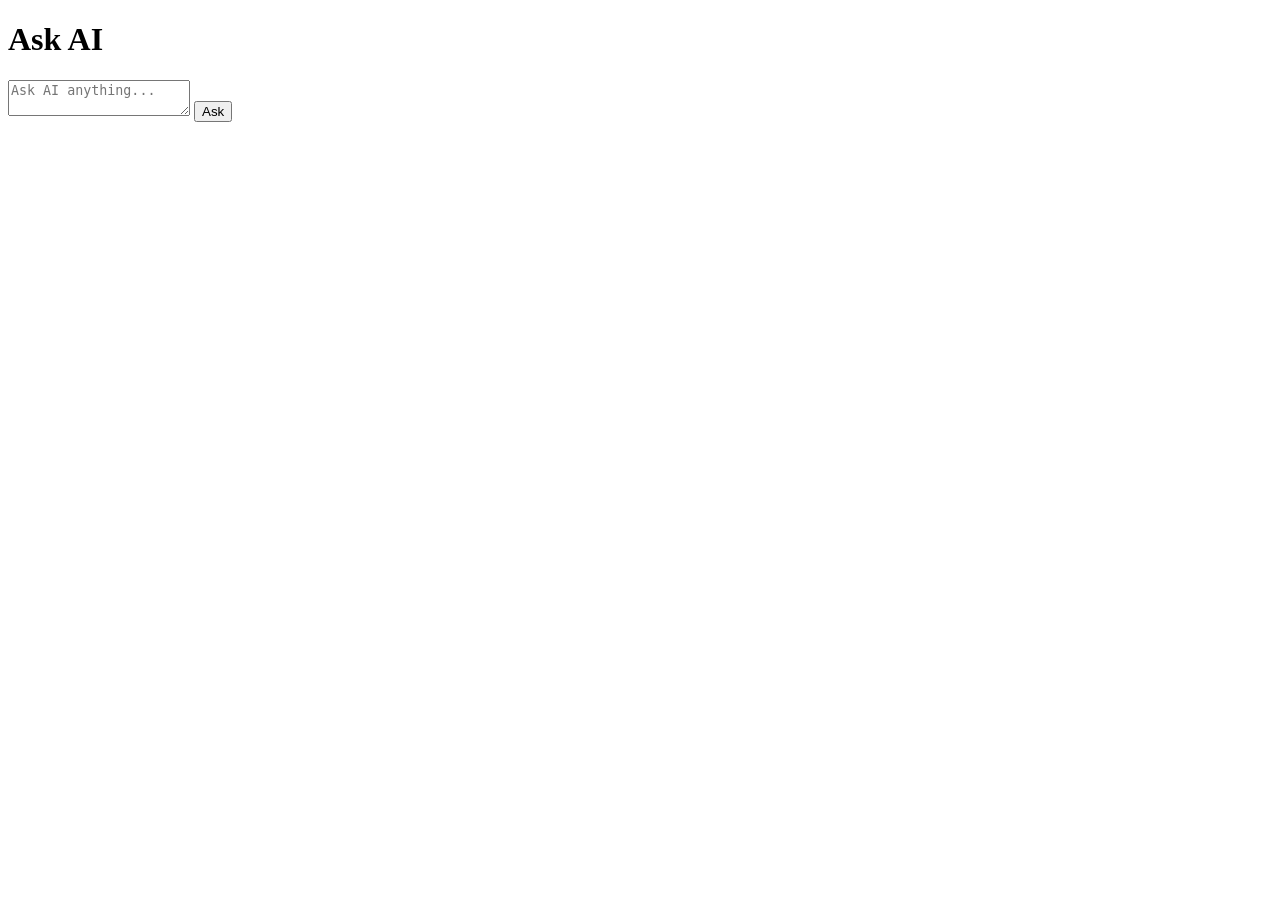
<file: ai-chat.html>
<!DOCTYPE html>
<html lang="en">
<head>
  <meta charset="UTF-8">
  <meta name="viewport" content="width=device-width, initial-scale=1.0">
  <title>Ask AI</title>
</head>
<body>
  <h1>Ask AI</h1>
  <div id="chat"></div>
  <textarea id="prompt" placeholder="Ask AI anything..."></textarea>
  <button id="askBtn">Ask</button>

  <script>
    // This page works only on your vercel.app link. Live Server and GitHub Pages
    // cannot run the function in api/ask.js, so there the Ask button fails.

    // Sends your prompt to your own function at /api/ask. The function adds the
    // key and calls the model, so no key appears anywhere on this page.
    async function askAI(prompt) {
      const response = await fetch('/api/ask', {
        method: 'POST',
        headers: { 'Content-Type': 'application/json' },
        body: JSON.stringify({ prompt })
      });
      if (!response.ok) {
        throw new Error(`Request failed: ${response.status}`);
      }
      const data = await response.json();
      // A model that reasons first puts a reasoning item ahead of the answer,
      // so find the item of type message, then read its text.
      const message = data.output.find(item => item.type === 'message');
      return message.content[0].text;
    }

    const chatEl = document.querySelector('#chat');
    const askBtn = document.querySelector('#askBtn');
    const promptEl = document.querySelector('#prompt');

    // Adds a new question/answer pair to the bottom of the chat and returns
    // the element holding the answer text, so it can be filled in later.
    function addEntry(question) {
      const entry = document.createElement('div');
      entry.className = 'entry';

      const questionEl = document.createElement('p');
      questionEl.className = 'question';
      questionEl.textContent = 'Q: ' + question;

      const answerEl = document.createElement('p');
      answerEl.className = 'answer';
      answerEl.textContent = 'Thinking...';

      entry.append(questionEl, answerEl);
      chatEl.append(entry);
      // Scroll so the newest entry, added at the bottom, is visible.
      entry.scrollIntoView({ block: 'end' });
      return answerEl;
    }

    askBtn.addEventListener('click', async () => {
      const prompt = promptEl.value;
      if (!prompt.trim()) return;
      const answerEl = addEntry(prompt);
      promptEl.value = '';
      // Turn the button off until the answer arrives, so a second click
      // cannot send, and pay for, a second request.
      askBtn.disabled = true;
      try {
        // textContent shows the answer as plain text. innerHTML would run any
        // HTML the model wrote.
        answerEl.textContent = 'A: ' + await askAI(prompt);
      } catch (error) {
        answerEl.textContent = 'Error: ' + error.message;
      } finally {
        // finally runs whether the call worked or failed.
        askBtn.disabled = false;
      }
    });
  </script>
</body>
</html>
</file>
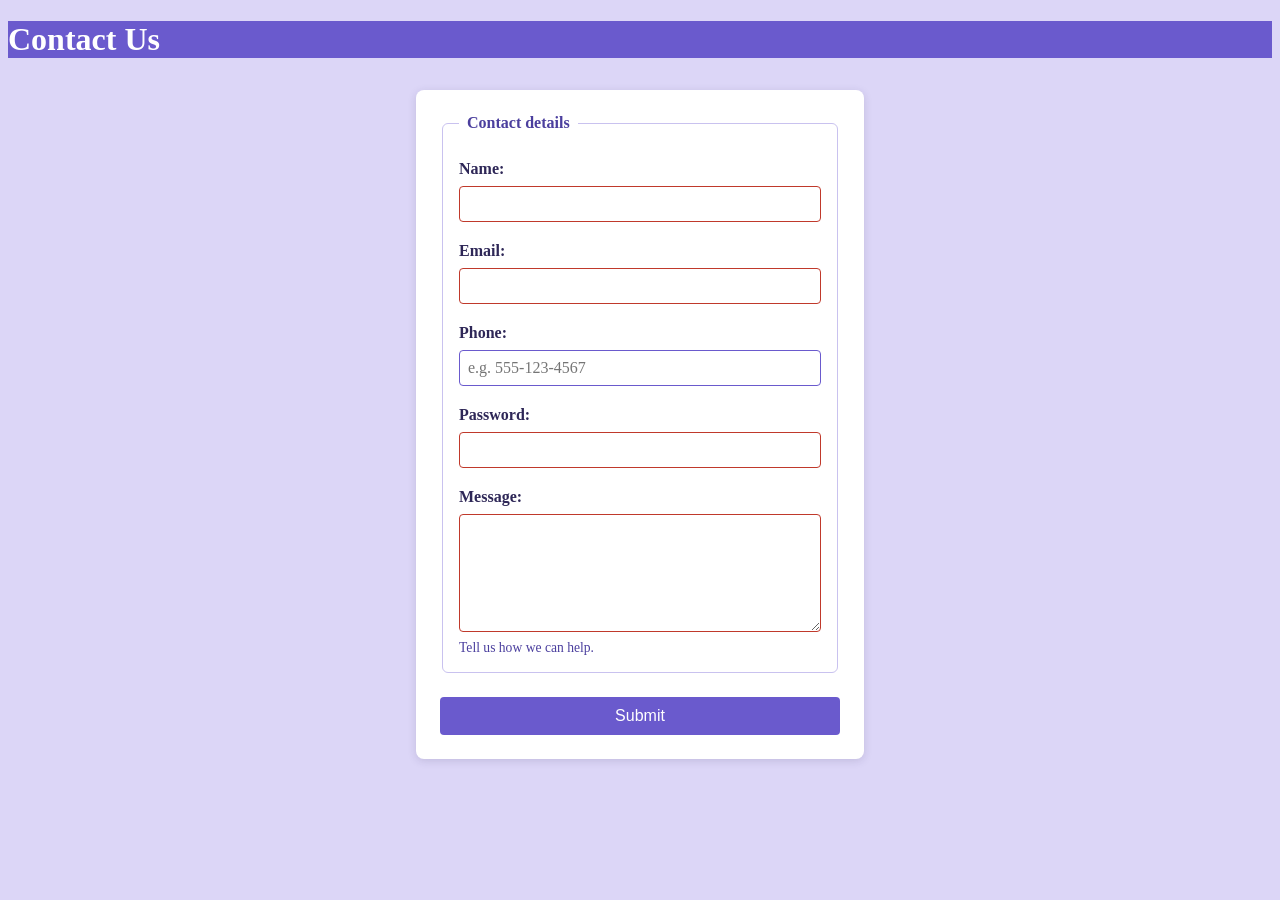
<file: contact.html>
<!DOCTYPE html>
<html lang="en">
<head>
    <meta charset="UTF-8">
    <meta name="viewport" content="width=device-width, initial-scale=1.0">
    <title>Document</title>
    <link rel="stylesheet" href="css/styles.css">
</head>
<body>
    <main>
        <h1>Contact Us</h1>
        <form action="https://oim.zhili.dev/echo/view" method="POST">
            <fieldset>
                <legend>Contact details</legend>

                <label for="username">Name:</label>
                <input type="text" id="username" name="username" required autocomplete="name">

                <label for="email">Email:</label>
                <input type="email" id="email" name="email" required autocomplete="email">

                <label for="phone">Phone:</label>
                <input type="tel" id="phone" name="phone" pattern="[0-9\-\+\s()]*" placeholder="e.g. 555-123-4567" autocomplete="tel">

                <label for="password">Password:</label>
                <input type="password" id="password" name="password" required autocomplete="new-password">

                <label for="message">Message:</label>
                <textarea id="message" name="message" required aria-describedby="message-hint"></textarea>
                <small id="message-hint">Tell us how we can help.</small>
            </fieldset>

            <button type="submit">Submit</button>
        </form>
    </main>
    </body>
</html>
</file>
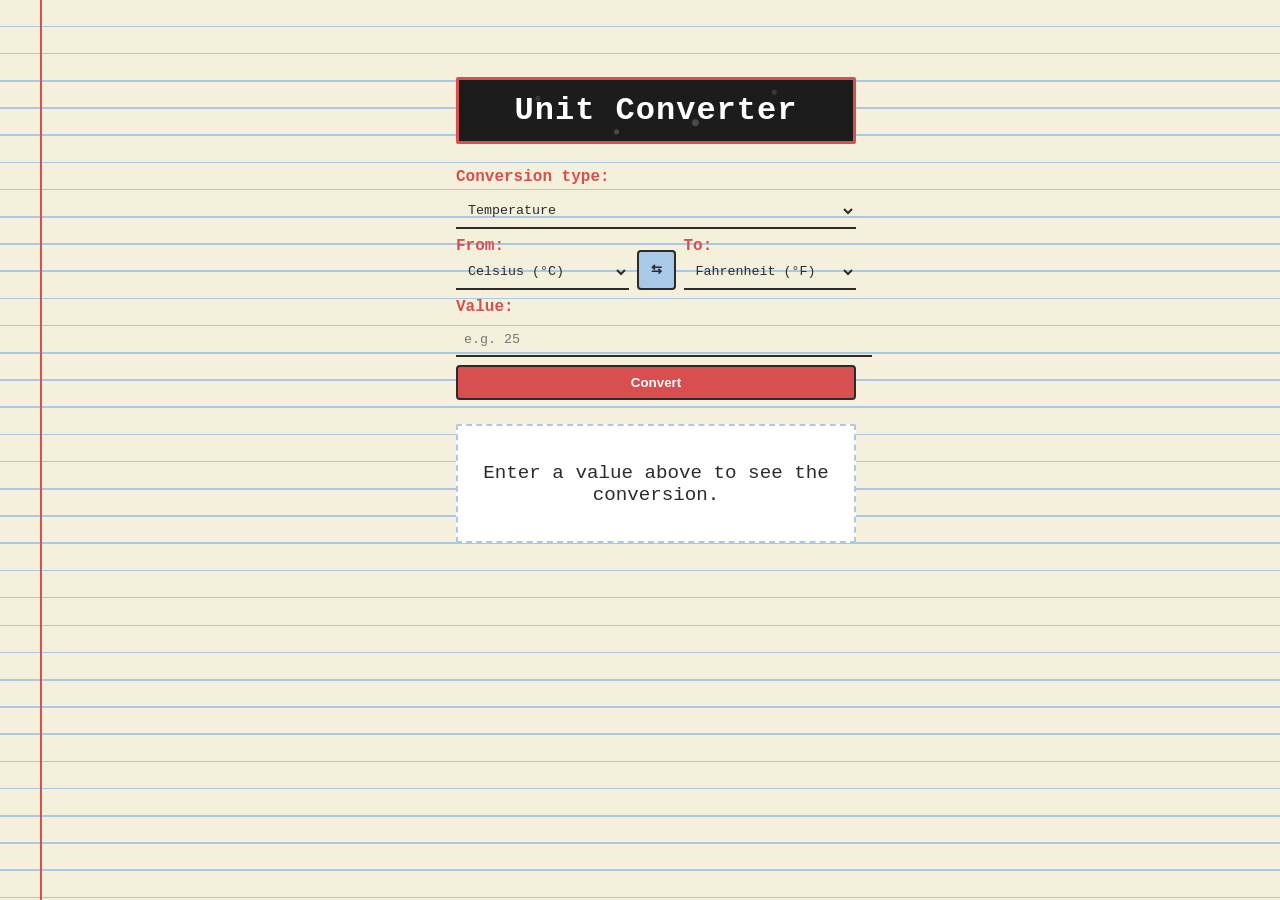
<file: converter.html>
<!DOCTYPE html>
<html lang="en">
<head>
    <meta charset="UTF-8">
    <meta name="viewport" content="width=device-width, initial-scale=1.0">
    <title>Unit Converter</title>
    <link rel="stylesheet" href="css/converter.css">
</head>
<body>
    <main>
        <h1>Unit Converter</h1>

        <form id="converter-form">
            <label for="category-select">Conversion type:</label>
            <select id="category-select" name="category-select"></select>

            <div class="unit-row">
                <div>
                    <label for="from-unit-select">From:</label>
                    <select id="from-unit-select" name="from-unit-select"></select>
                </div>

                <button type="button" id="swap-button" aria-label="Swap units">&#8646;</button>

                <div>
                    <label for="to-unit-select">To:</label>
                    <select id="to-unit-select" name="to-unit-select"></select>
                </div>
            </div>

            <label for="value-input">Value:</label>
            <input type="number" id="value-input" name="value-input" placeholder="e.g. 25" step="any" required>

            <button type="submit">Convert</button>
        </form>

        <section id="result">
            <p id="result-text">Enter a value above to see the conversion.</p>
        </section>
    </main>

    <script src="js/converter.js"></script>
</body>
</html>
</file>
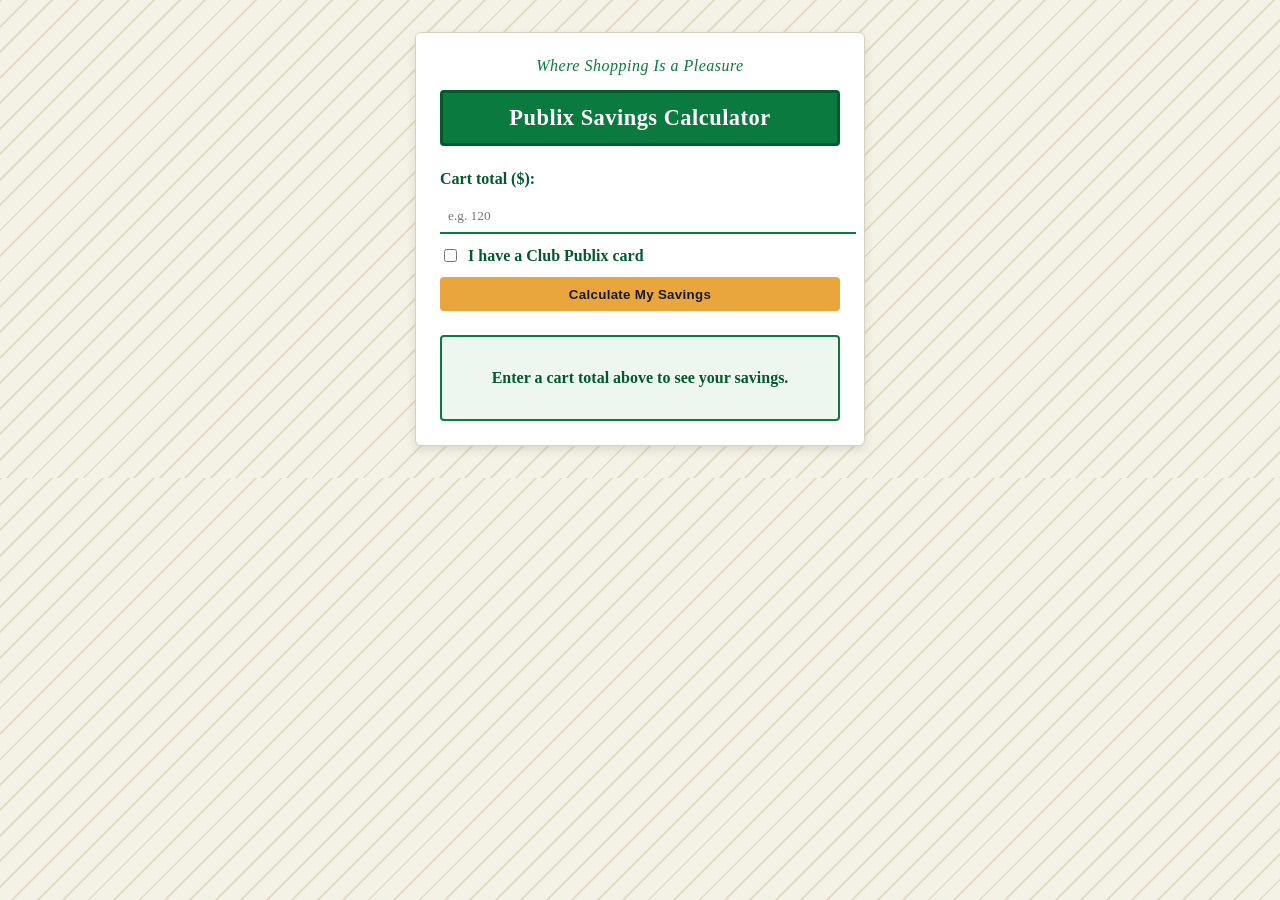
<file: discount.html>
<!DOCTYPE html>
<html lang="en">
<head>
    <meta charset="UTF-8">
    <meta name="viewport" content="width=device-width, initial-scale=1.0">
    <title>Publix Savings Calculator</title>
    <link rel="stylesheet" href="css/discount.css">
</head>
<body>
    <main>
        <p class="tagline">Where Shopping Is a Pleasure</p>
        <h1>Publix Savings Calculator</h1>

        <form id="discount-form">
            <label for="total-input">Cart total ($):</label>
            <input type="number" id="total-input" name="total-input" placeholder="e.g. 120" step="any" min="0" required>

            <label class="checkbox-row" for="member-checkbox">
                <input type="checkbox" id="member-checkbox" name="member-checkbox">
                I have a Club Publix card
            </label>

            <button type="submit">Calculate My Savings</button>
        </form>

        <section id="result">
            <p id="result-text">Enter a cart total above to see your savings.</p>
        </section>
    </main>

    <script src="js/discount.js"></script>
</body>
</html>
</file>
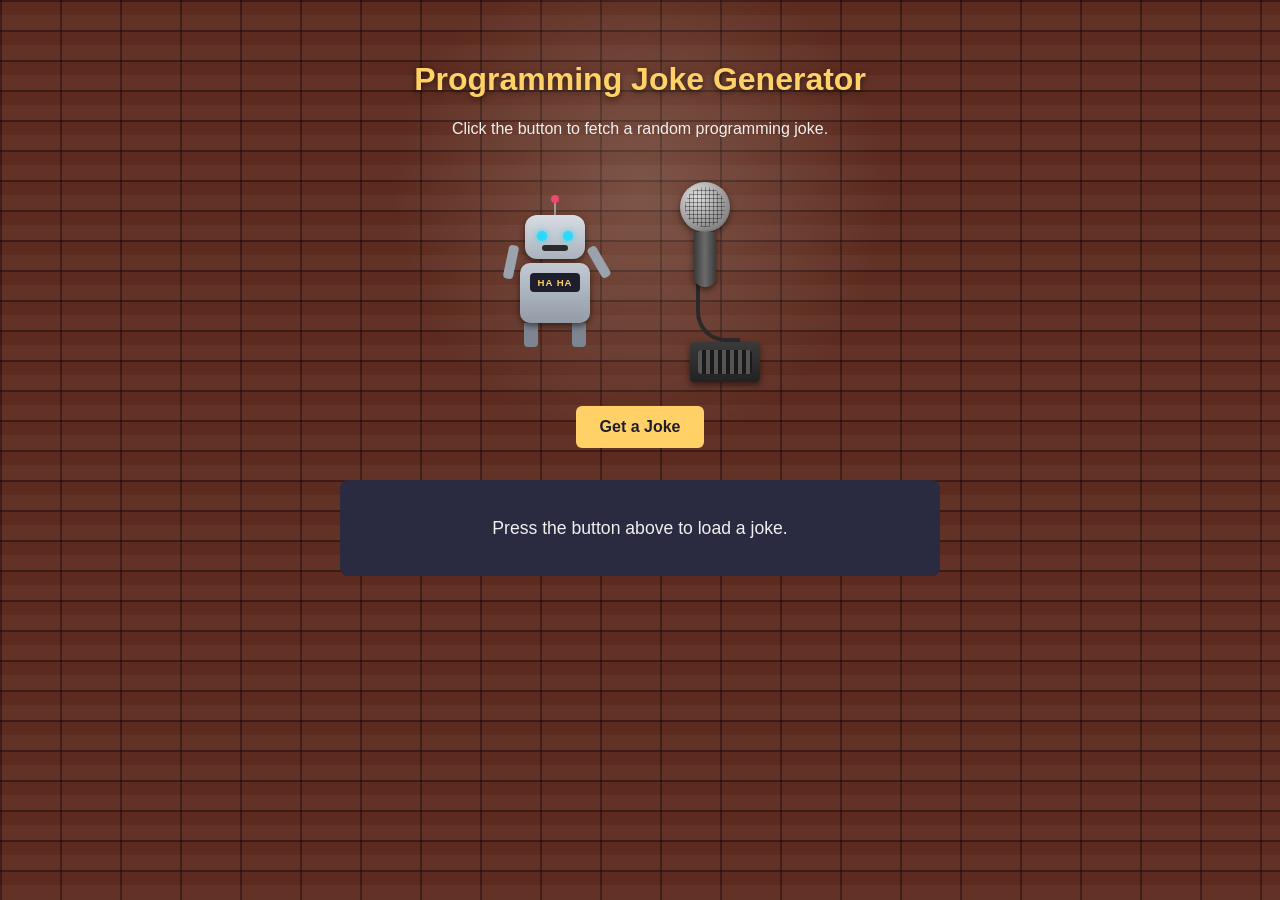
<file: fun-fetch.html>
<!DOCTYPE html>
<html lang="en">
<head>
    <meta charset="UTF-8">
    <meta name="viewport" content="width=device-width, initial-scale=1.0">
    <title>Programming Joke Generator</title>
    <link rel="stylesheet" href="css/fun-fetch.css">
</head>
<body>
    <main>
        <div class="spotlight"></div>

        <h1>Programming Joke Generator</h1>
        <p>Click the button to fetch a random programming joke.</p>

        <div class="stage-scene" aria-hidden="true">
            <div class="robot">
                <div class="robot-antenna-ball"></div>
                <div class="robot-antenna"></div>
                <div class="robot-head">
                    <div class="robot-eye left"></div>
                    <div class="robot-eye right"></div>
                    <div class="robot-mouth"></div>
                </div>
                <div class="robot-arm left"></div>
                <div class="robot-arm right"></div>
                <div class="robot-body">
                    <div class="robot-screen">HA HA</div>
                </div>
                <div class="robot-leg left"></div>
                <div class="robot-leg right"></div>
            </div>

            <div class="mic-cord"></div>

            <div class="mic">
                <div class="mic-head"></div>
                <div class="mic-grille"></div>
                <div class="mic-body"></div>
            </div>

            <div class="floor-amp"></div>
        </div>

        <button type="button" id="joke-button">Get a Joke</button>

        <section id="result">
            <p id="joke-text">Press the button above to load a joke.</p>
        </section>
    </main>

    <script src="js/fun-fetch.js"></script>
</body>
</html>
</file>
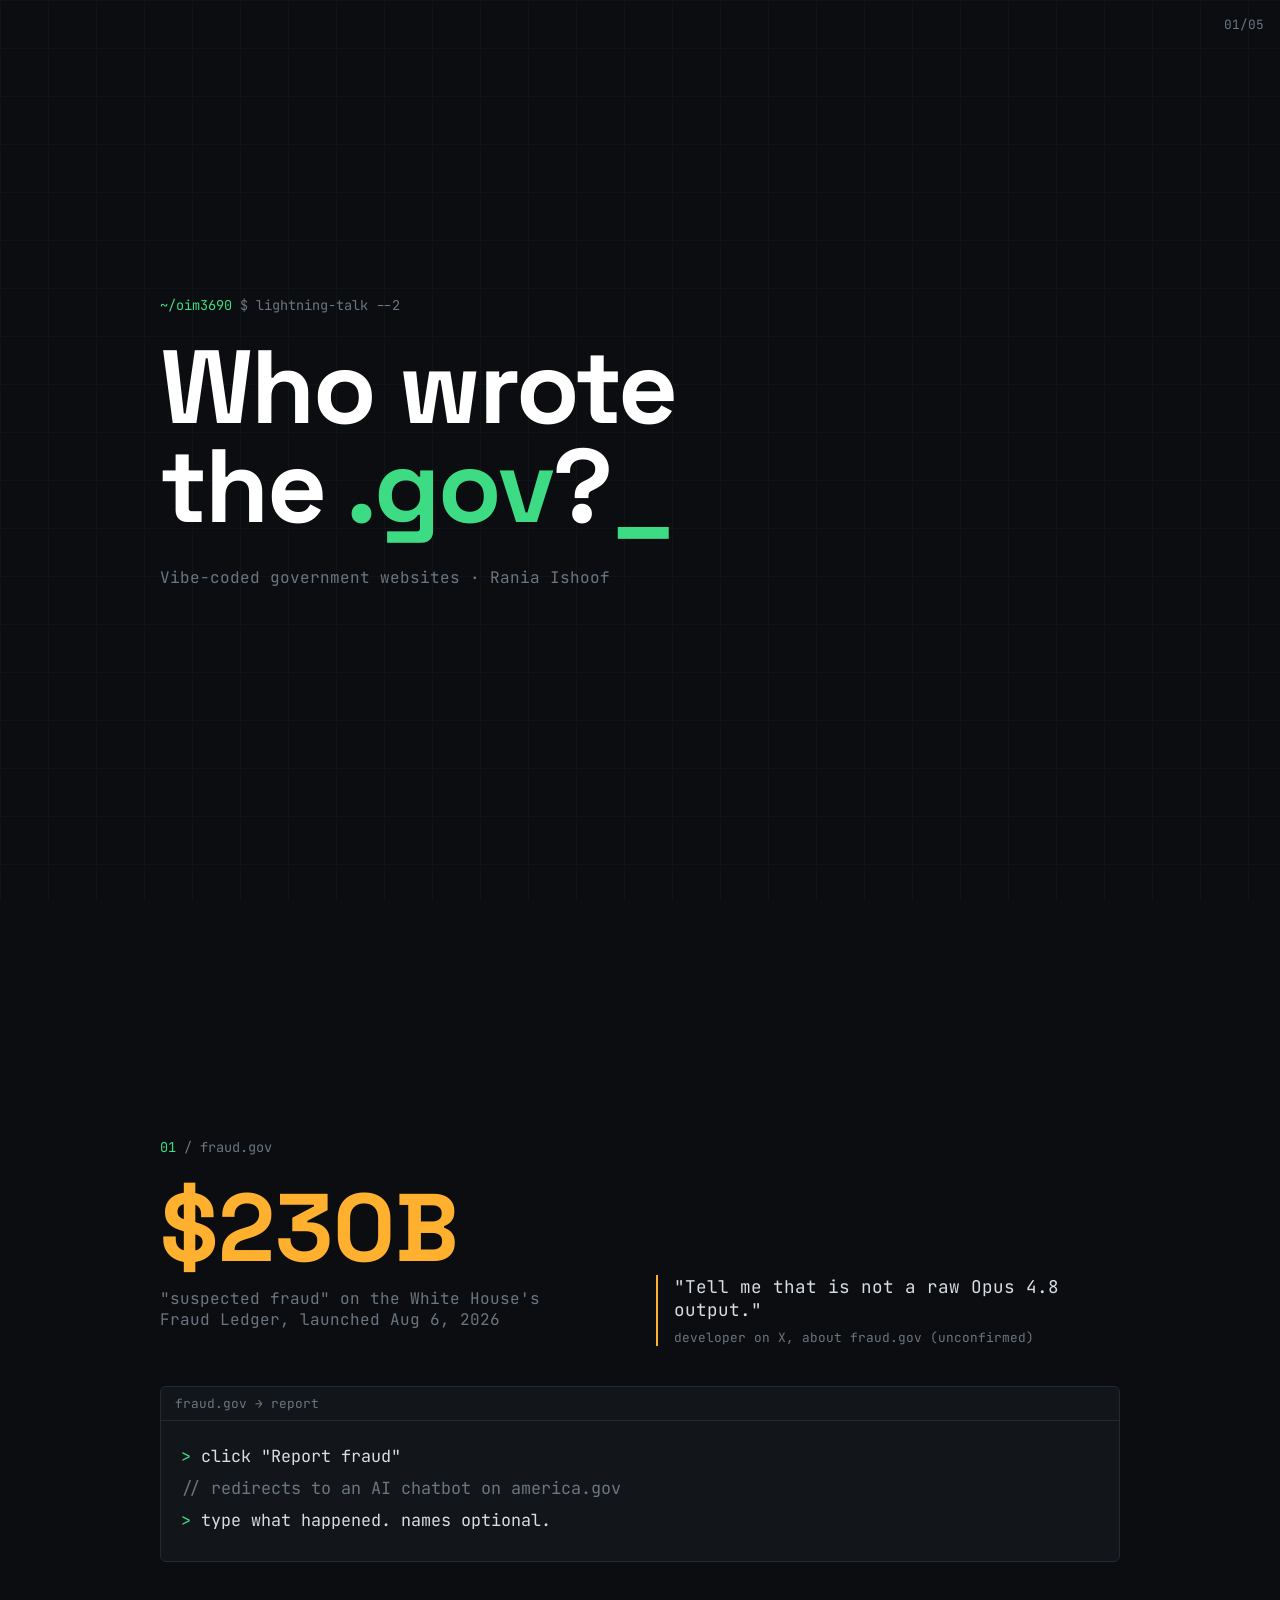
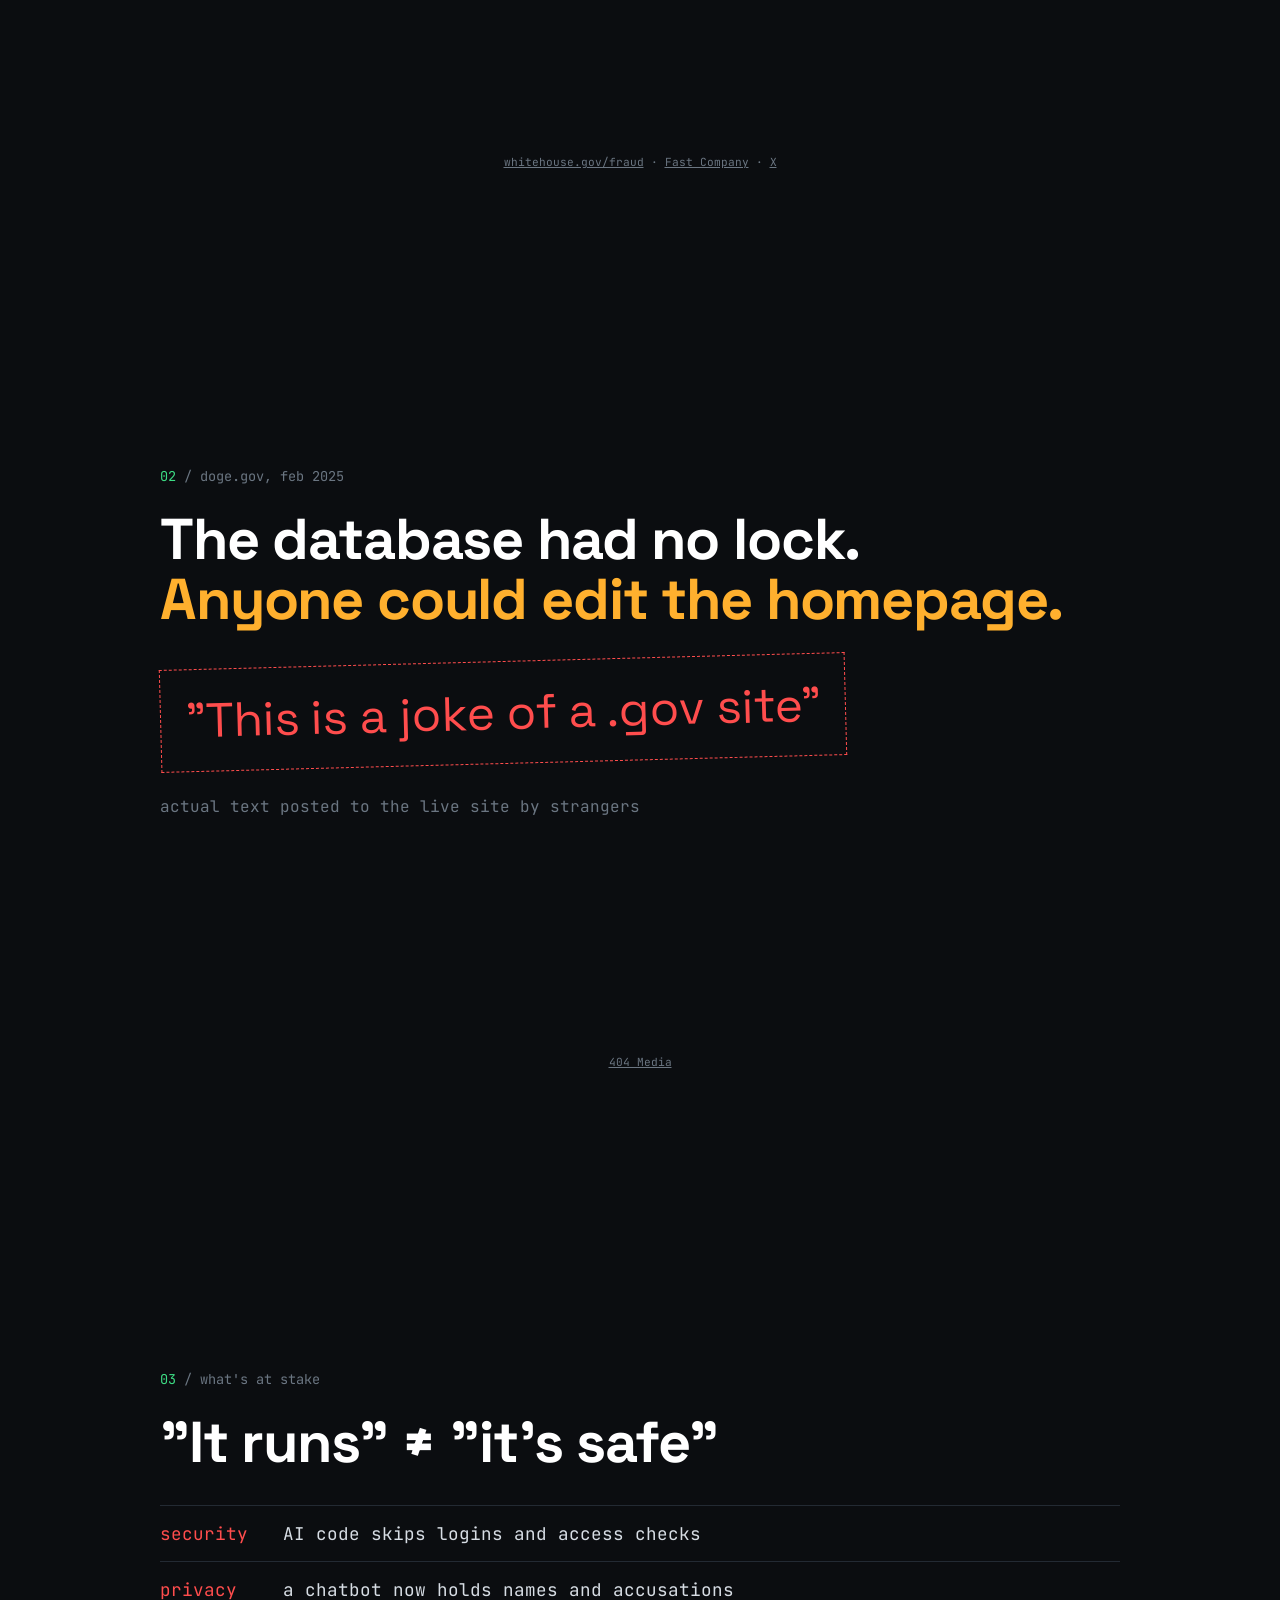
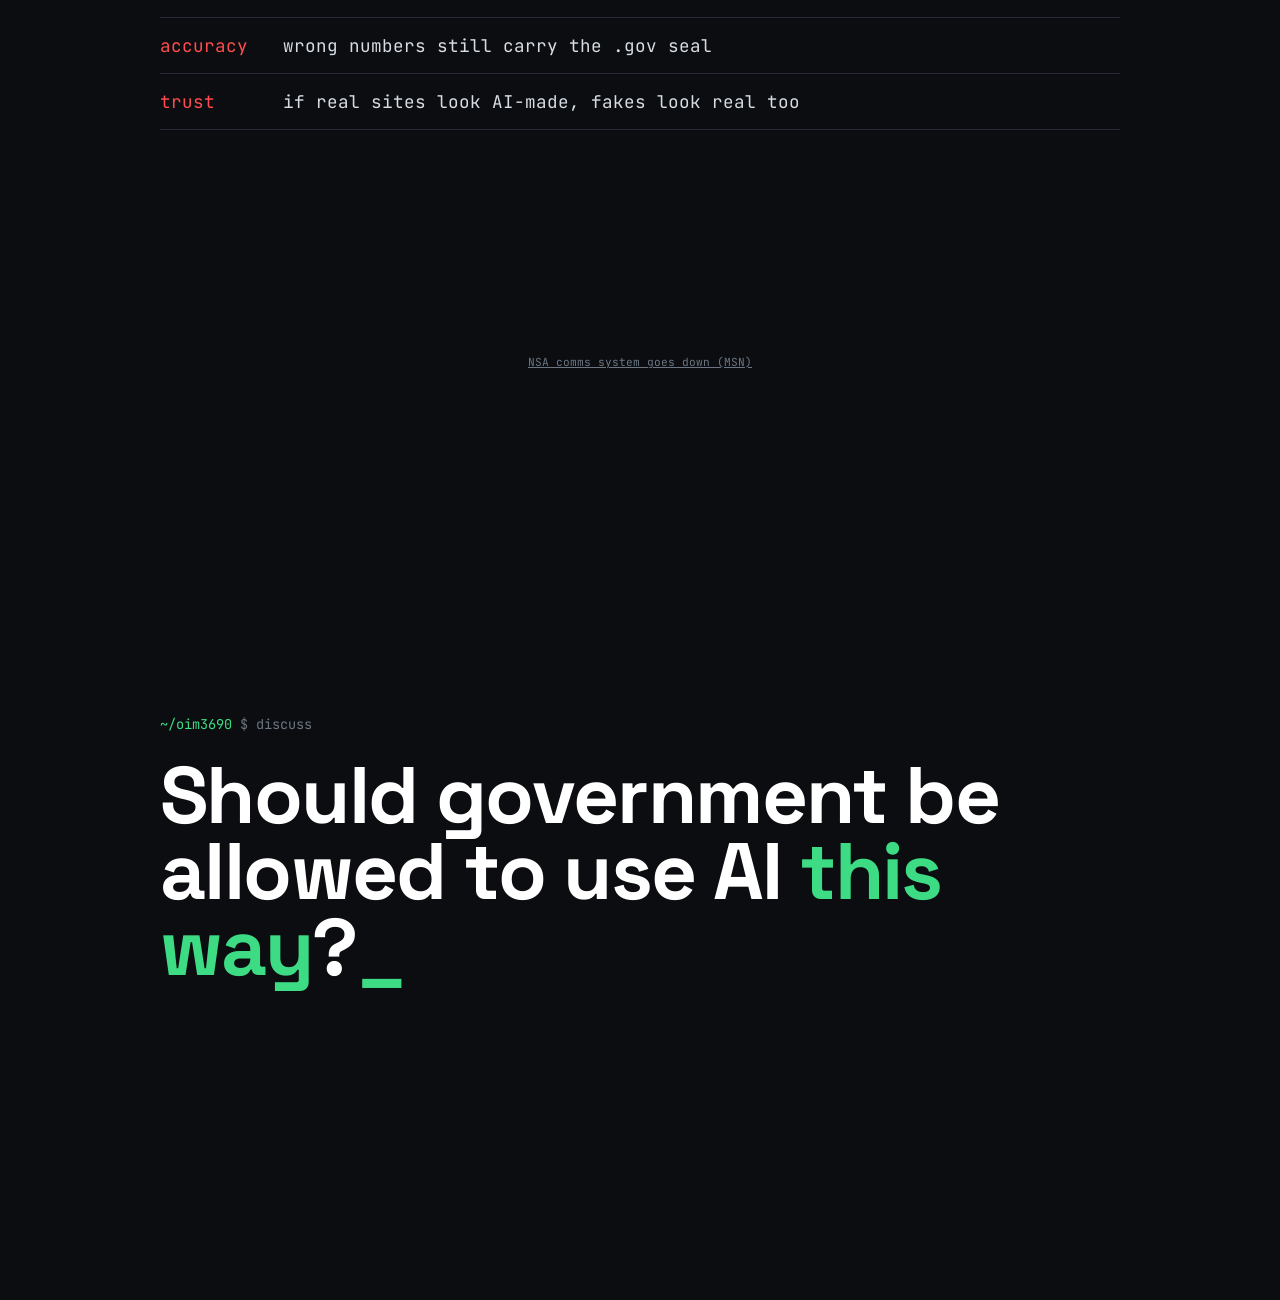
<file: lightningtalk2.html>
<!DOCTYPE html>
<html lang="en">
<head>
    <meta charset="UTF-8">
    <meta name="viewport" content="width=device-width, initial-scale=1.0">
    <title>Vibe-Coded Government</title>
    <link rel="preconnect" href="https://fonts.googleapis.com">
    <link href="https://fonts.googleapis.com/css2?family=JetBrains+Mono:wght@400;700&family=Space+Grotesk:wght@500;700&display=swap" rel="stylesheet">
    <style>
        :root {
            --bg: #0b0d10;
            --panel: #12161b;
            --line: #232a33;
            --text: #d7dde4;
            --dim: #6b7682;
            --green: #3ddc84;
            --amber: #ffb02e;
            --red: #ff4d4d;
        }

        * { box-sizing: border-box; }

        html { scroll-snap-type: y mandatory; }

        body {
            margin: 0;
            background: var(--bg);
            color: var(--text);
            font-family: 'JetBrains Mono', Consolas, monospace;
        }

        /* faint grid behind everything */
        body::before {
            content: "";
            position: fixed;
            inset: 0;
            background-image:
                linear-gradient(var(--line) 1px, transparent 1px),
                linear-gradient(90deg, var(--line) 1px, transparent 1px);
            background-size: 48px 48px;
            opacity: 0.25;
            pointer-events: none;
        }

        .slide {
            position: relative;
            min-height: 100vh;
            scroll-snap-align: start;
            display: flex;
            align-items: center;
            padding: 4rem 1rem;
        }

        .inner { max-width: 960px; width: 100%; margin: 0 auto; }

        .tag {
            color: var(--dim);
            font-size: 0.85rem;
            margin-bottom: 1.5rem;
        }
        .tag b { color: var(--green); font-weight: 400; }

        h1, h2 {
            font-family: 'Space Grotesk', sans-serif;
            font-weight: 700;
            letter-spacing: -0.02em;
            margin: 0;
            color: #fff;
        }
        h1 { font-size: clamp(2.8rem, 9vw, 6.5rem); line-height: 0.95; }
        h2 { font-size: clamp(2rem, 5.5vw, 3.6rem); line-height: 1.05; margin-bottom: 2rem; }

        .green { color: var(--green); }
        .amber { color: var(--amber); }
        .red { color: var(--red); }

        .cursor::after {
            content: "_";
            color: var(--green);
            animation: blink 1s steps(1) infinite;
        }
        @keyframes blink { 50% { opacity: 0; } }

        .sub { color: var(--dim); font-size: 1rem; margin-top: 2rem; }

        /* terminal window */
        .term {
            background: var(--panel);
            border: 1px solid var(--line);
            border-radius: 6px;
            overflow: hidden;
        }
        .term-bar {
            padding: 0.5rem 0.9rem;
            border-bottom: 1px solid var(--line);
            color: var(--dim);
            font-size: 0.8rem;
        }
        .term-body { padding: 1.25rem 1.25rem 1.5rem; font-size: 1.05rem; line-height: 1.9; }
        .term-body .p { color: var(--green); }
        .term-body .c { color: var(--dim); }

        .big-num {
            font-family: 'Space Grotesk', sans-serif;
            font-size: clamp(3rem, 10vw, 6rem);
            font-weight: 700;
            color: var(--amber);
            line-height: 1;
        }

        .split { display: grid; grid-template-columns: 1fr 1fr; gap: 2rem; align-items: end; }

        .quote {
            border-left: 2px solid var(--amber);
            padding-left: 1rem;
            font-size: 1.1rem;
            color: var(--text);
        }
        .quote span { display: block; color: var(--dim); font-size: 0.8rem; margin-top: 0.5rem; }

        .defaced {
            font-family: 'Space Grotesk', sans-serif;
            font-size: clamp(1.6rem, 4.5vw, 3rem);
            color: var(--red);
            border: 1px dashed var(--red);
            padding: 1.25rem 1.5rem;
            display: inline-block;
            transform: rotate(-1.5deg);
        }

        .risks { list-style: none; padding: 0; margin: 0; }
        .risks li {
            display: flex;
            gap: 1.5rem;
            padding: 1rem 0;
            border-bottom: 1px solid var(--line);
            font-size: 1.1rem;
        }
        .risks li:first-child { border-top: 1px solid var(--line); }
        .risks .k { color: var(--red); min-width: 9ch; }

        .question h1 { font-size: clamp(2.4rem, 7vw, 5rem); }

        .src {
            position: absolute;
            bottom: 1.25rem;
            left: 0;
            right: 0;
            text-align: center;
            font-size: 0.7rem;
            color: var(--dim);
            padding: 0 1rem;
        }
        .src a { color: var(--dim); }

        .counter {
            position: fixed;
            top: 1rem;
            right: 1rem;
            font-size: 0.8rem;
            color: var(--dim);
            z-index: 2;
        }

        @media (max-width: 640px) {
            .split { grid-template-columns: 1fr; }
            .term-body { font-size: 0.9rem; }
            .risks li { flex-direction: column; gap: 0.25rem; font-size: 1rem; }
        }
    </style>
</head>
<body>

    <!-- 1 -->
    <section class="slide">
        <div class="inner">
            <div class="tag"><b>~/oim3690</b> $ lightning-talk --2</div>
            <h1>Who wrote<br>the <span class="green">.gov</span>?<span class="cursor"></span></h1>
            <p class="sub">Vibe-coded government websites &middot; Rania Ishoof</p>
        </div>
    </section>

    <!-- 2 -->
    <section class="slide">
        <div class="inner">
            <div class="tag"><b>01</b> / fraud.gov</div>
            <div class="split">
                <div>
                    <div class="big-num">$230B</div>
                    <p class="sub" style="margin-top:0.75rem">"suspected fraud" on the White House's<br>Fraud Ledger, launched Aug 6, 2026</p>
                </div>
                <div class="quote">
                    "Tell me that is not a raw Opus 4.8 output."
                    <span>developer on X, about fraud.gov (unconfirmed)</span>
                </div>
            </div>
            <div class="term" style="margin-top:2.5rem">
                <div class="term-bar">fraud.gov &rarr; report</div>
                <div class="term-body">
                    <span class="p">&gt;</span> click "Report fraud"<br>
                    <span class="c">// redirects to an AI chatbot on america.gov</span><br>
                    <span class="p">&gt;</span> type what happened. names optional.
                </div>
            </div>
        </div>
        <p class="src"><a href="https://www.whitehouse.gov/fraud/">whitehouse.gov/fraud</a> &middot; <a href="https://www.fastcompany.com/91641082/the-federal-government-wants-you-to-use-its-chatbot-to-report-fraud">Fast Company</a> &middot; <a href="https://x.com/alexhvnsen/status/2112952047251472821">X</a></p>
    </section>

    <!-- 3 -->
    <section class="slide">
        <div class="inner">
            <div class="tag"><b>02</b> / doge.gov, feb 2025</div>
            <h2>The database had no lock.<br><span class="amber">Anyone could edit the homepage.</span></h2>
            <div class="defaced">"This is a joke of a .gov site"</div>
            <p class="sub">actual text posted to the live site by strangers</p>
        </div>
        <p class="src"><a href="https://www.404media.co/anyone-can-push-updates-to-the-doge-gov-website-2/">404 Media</a></p>
    </section>

    <!-- 4 -->
    <section class="slide">
        <div class="inner">
            <div class="tag"><b>03</b> / what's at stake</div>
            <h2>"It runs" &ne; "it's safe"</h2>
            <ul class="risks">
                <li><span class="k">security</span> AI code skips logins and access checks</li>
                <li><span class="k">privacy</span> a chatbot now holds names and accusations</li>
                <li><span class="k">accuracy</span> wrong numbers still carry the .gov seal</li>
                <li><span class="k">trust</span> if real sites look AI-made, fakes look real too</li>
            </ul>
        </div>
        <p class="src"><a href="https://www.msn.com/en-us/news/other/communications-system-at-top-secret-national-security-agency-goes-down/ar-AA2hDnve">NSA comms system goes down (MSN)</a></p>
    </section>

    <!-- 5 -->
    <section class="slide question">
        <div class="inner">
            <div class="tag"><b>~/oim3690</b> $ discuss</div>
            <h1>Should government be allowed to use AI <span class="green">this way</span>?<span class="cursor"></span></h1>
        </div>
    </section>

    <div class="counter" id="counter">01/05</div>

    <script>
        const slides = Array.from(document.querySelectorAll('.slide'));
        const counter = document.getElementById('counter');

        function currentIndex() {
            const mid = window.scrollY + window.innerHeight / 2;
            let idx = 0;
            slides.forEach((s, i) => { if (s.offsetTop <= mid) idx = i; });
            return idx;
        }

        function goTo(i) {
            const t = Math.max(0, Math.min(slides.length - 1, i));
            slides[t].scrollIntoView({ behavior: 'smooth' });
        }

        document.addEventListener('keydown', (e) => {
            if (['ArrowDown', 'ArrowRight', 'PageDown', ' '].includes(e.key)) {
                e.preventDefault();
                goTo(currentIndex() + 1);
            } else if (['ArrowUp', 'ArrowLeft', 'PageUp'].includes(e.key)) {
                e.preventDefault();
                goTo(currentIndex() - 1);
            }
        });

        window.addEventListener('scroll', () => {
            const n = String(currentIndex() + 1).padStart(2, '0');
            counter.textContent = n + '/0' + slides.length;
        });
    </script>
</body>
</html>
</file>
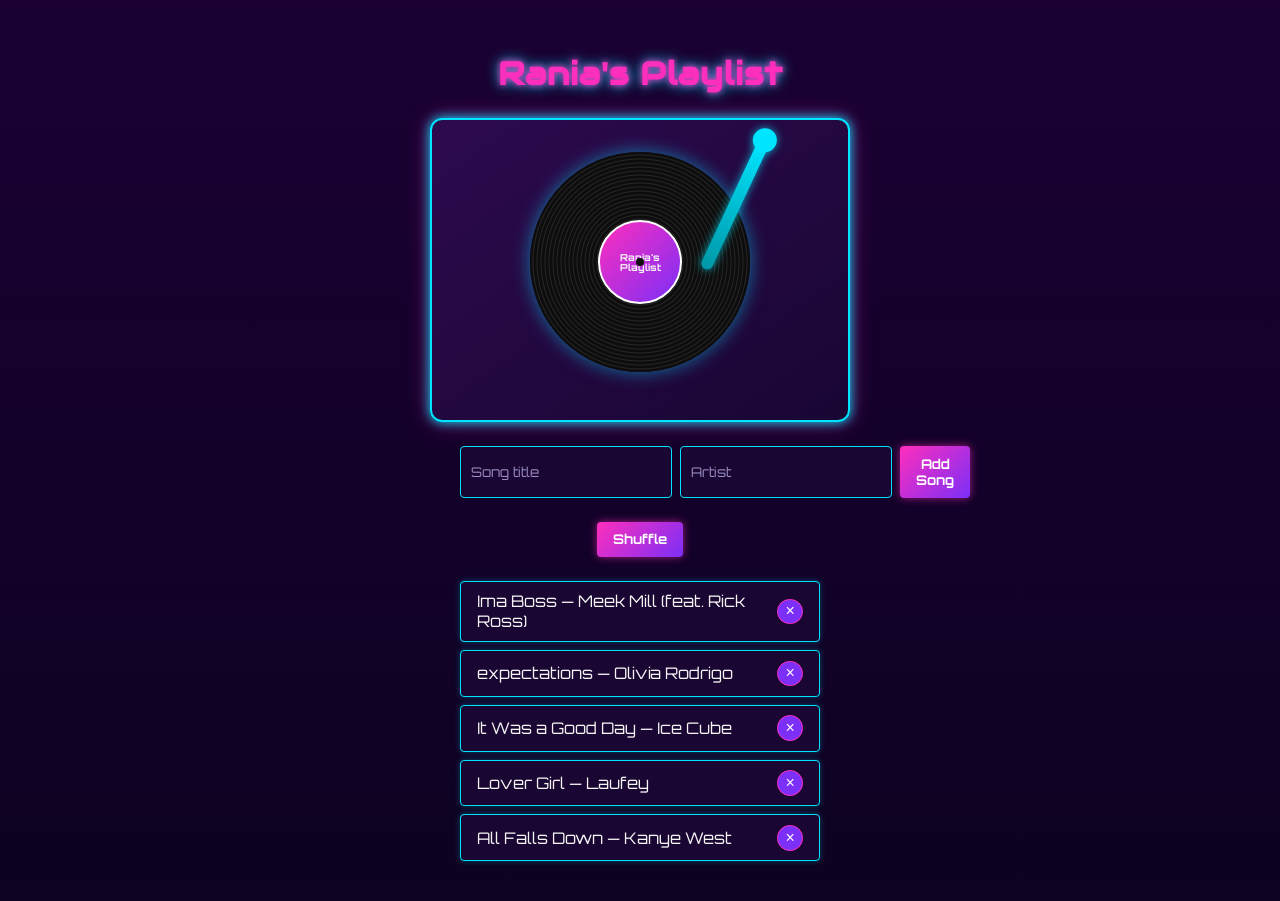
<file: playlist.html>
<!DOCTYPE html>
<html lang="en">
<head>
    <meta charset="UTF-8">
    <meta name="viewport" content="width=device-width, initial-scale=1.0">
    <title>Playlist</title>
    <link rel="preconnect" href="https://fonts.googleapis.com">
    <link href="https://fonts.googleapis.com/css2?family=Audiowide&family=Orbitron:wght@400;700&display=swap" rel="stylesheet">
    <link rel="stylesheet" href="css/playlist.css">
</head>
<body>
    <main>
        <h1>Rania's Playlist</h1>

        <div class="record-player">
            <div class="turntable">
                <div class="vinyl">
                    <div class="vinyl-label">Rania's<br>Playlist</div>
                </div>
                <div class="tonearm"></div>
            </div>
        </div>

        <form id="song-form">
            <input type="text" id="song-input" placeholder="Song title">
            <input type="text" id="artist-input" placeholder="Artist">
            <button type="submit">Add Song</button>
        </form>
        <button id="shuffle-button" type="button">Shuffle</button>
        <ul id="playlist-list"></ul>
    </main>

    <script src="js/js/playlist.js"></script>
</body>
</html>
</file>
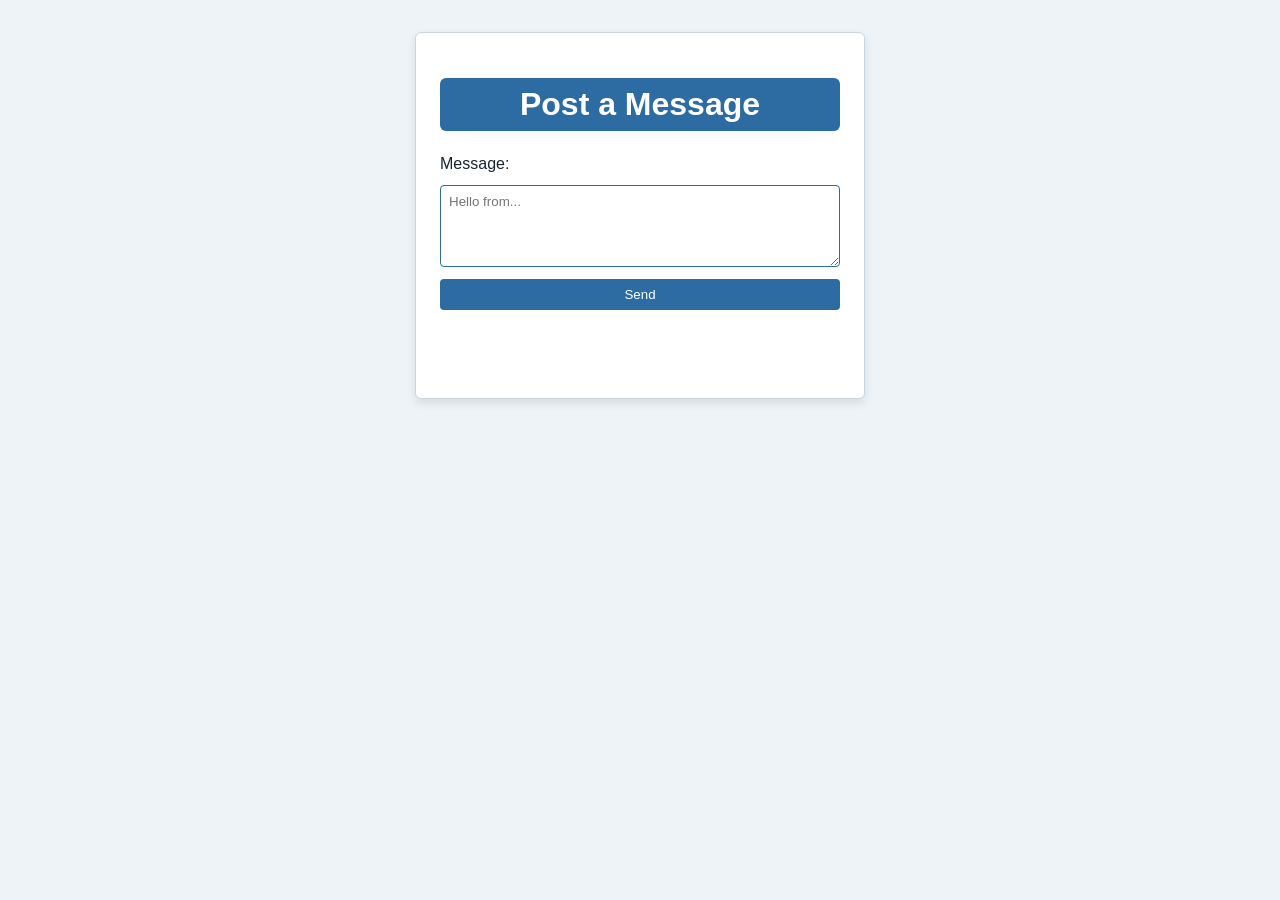
<file: post-message.html>
<!DOCTYPE html>
<html lang="en">
<head>
    <meta charset="UTF-8">
    <meta name="viewport" content="width=device-width, initial-scale=1.0">
    <title>Post a Message</title>
    <link rel="stylesheet" href="css/post-message.css">
</head>
<body>
    <main>
        <h1>Post a Message</h1>

        <form id="message-form">
            <label for="message-input">Message:</label>
            <textarea id="message-input" name="message-input" placeholder="Hello from..." required></textarea>

            <button type="submit">Send</button>
        </form>

        <p id="message-status"></p>
    </main>

    <script src="js/post-message.js"></script>
</body>
</html>
</file>
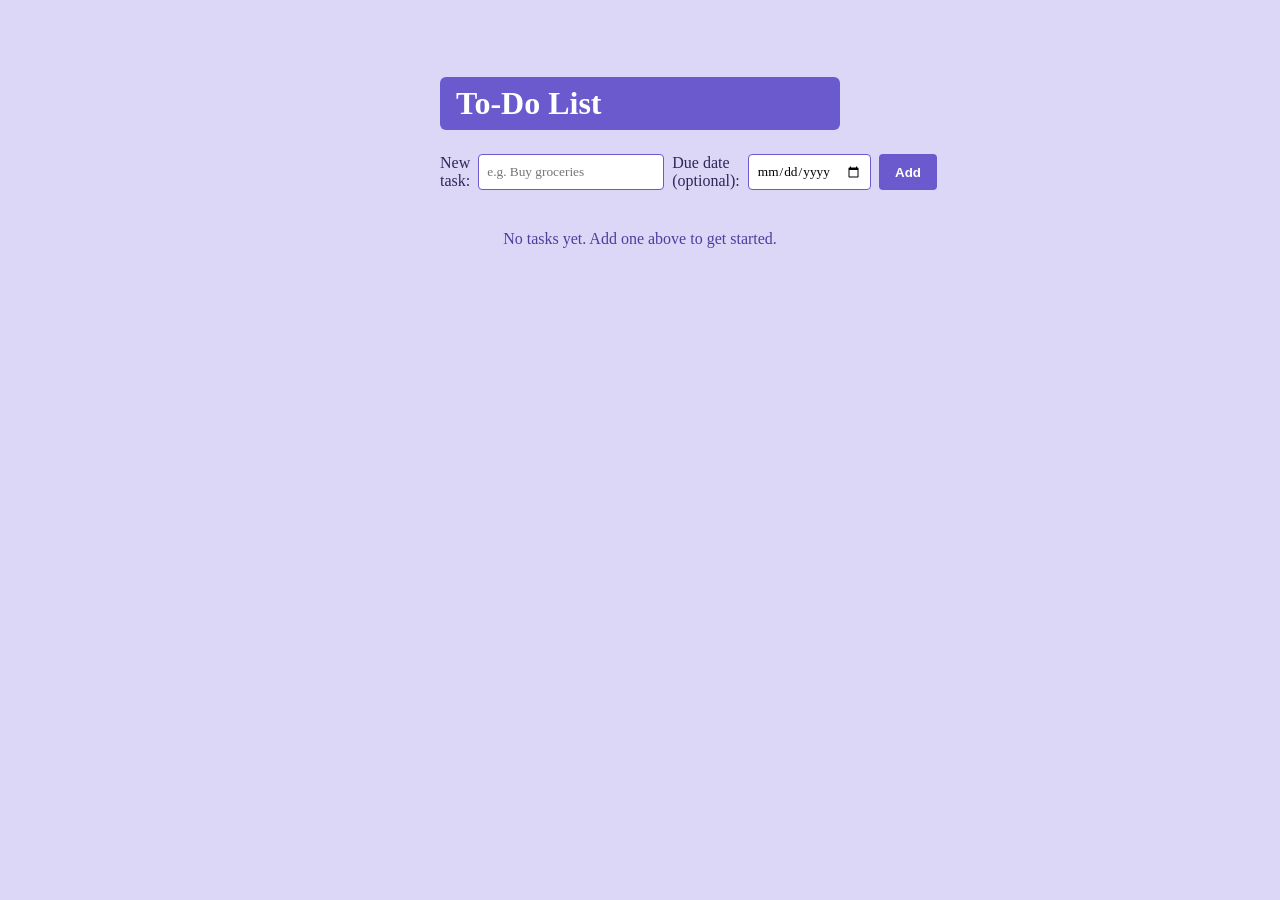
<file: todo.html>
<!DOCTYPE html>
<html lang="en">
<head>
    <meta charset="UTF-8">
    <meta name="viewport" content="width=device-width, initial-scale=1.0">
    <title>To-Do List</title>
    <link rel="stylesheet" href="css/todo.css">
</head>
<body>
    <main>
        <h1>To-Do List</h1>

        <form id="todo-form">
            <label for="todo-input">New task:</label>
            <input type="text" id="todo-input" name="todo-input" placeholder="e.g. Buy groceries" required autocomplete="off">

            <label for="todo-due">Due date (optional):</label>
            <input type="date" id="todo-due" name="todo-due">

            <button type="submit">Add</button>
        </form>

        <ul id="todo-list"></ul>

        <p id="todo-empty">No tasks yet. Add one above to get started.</p>
    </main>

    <script src="js/todo.js"></script>
</body>
</html>
</file>
<file: css/styles.css>
body {
    background-color: #dcd6f7;
    font-family: "Times New Roman", Times, serif;
    color: #2e2757;
}

h1 {
    background-color: #6a5acd;
    color: #ffffff;
}

h2 {
    color: #4b3f9e;
}

a {
    color: #3b28cc;
}

a:visited {
    color: #6a5acd;
}

form {
    display: flex;
    flex-direction: column;
    max-width: 400px;
    margin: 2rem auto;
    padding: 1.5rem;
    gap: 0.5rem;
    background-color: #ffffff;
    border-radius: 8px;
    box-shadow: 0 2px 8px rgba(46, 39, 87, 0.15);
}

form fieldset {
    display: flex;
    flex-direction: column;
    gap: 0.5rem;
    border: 1px solid #c9c2ef;
    border-radius: 6px;
    padding: 1rem;
}

form legend {
    padding: 0 0.5rem;
    font-weight: bold;
    color: #4b3f9e;
}

form label {
    margin-top: 0.75rem;
    font-weight: bold;
}

form input,
form textarea {
    padding: 0.5rem;
    border: 1px solid #6a5acd;
    border-radius: 4px;
    font-family: inherit;
    font-size: 1rem;
}

form textarea {
    min-height: 100px;
    resize: vertical;
}

form small {
    color: #4b3f9e;
    font-size: 0.85rem;
}

form input:invalid:not(:placeholder-shown),
form textarea:invalid:not(:placeholder-shown) {
    border-color: #c0392b;
}

form input:focus,
form input:focus-visible,
form textarea:focus,
form textarea:focus-visible {
    outline: none;
    border-color: #3b28cc;
    box-shadow: 0 0 0 3px rgba(106, 90, 205, 0.3);
}

form button[type="submit"] {
    margin-top: 1rem;
    padding: 0.6rem 1.2rem;
    background-color: #6a5acd;
    color: #ffffff;
    border: none;
    border-radius: 4px;
    font-size: 1rem;
    cursor: pointer;
    transition: background-color 0.2s ease, transform 0.1s ease;
}

form button[type="submit"]:hover {
    background-color: #3b28cc;
}

form button[type="submit"]:focus-visible {
    outline: 3px solid #4b3f9e;
    outline-offset: 2px;
}

form button[type="submit"]:active {
    transform: scale(0.98);
}
</file>
<file: css/converter.css>
body {
    background-color: #f5f0dc;
    background-image:
        linear-gradient(to right, transparent 0, transparent 2.5rem, #d94f4f 2.5rem, #d94f4f 2.6rem, transparent 2.6rem),
        repeating-linear-gradient(to bottom, transparent, transparent 1.6rem, #a9c9e8 1.6rem, #a9c9e8 1.7rem);
    font-family: "Courier New", Courier, monospace;
    color: #2b2b2b;
}

main {
    max-width: 400px;
    margin: 2rem auto;
    padding: 1.5rem 1.5rem 1.5rem 3.5rem;
}

h1 {
    background-color: #1c1c1c;
    background-image:
        radial-gradient(circle at 20% 30%, #ffffff22 0, #ffffff22 2px, transparent 3px),
        radial-gradient(circle at 60% 70%, #ffffff33 0, #ffffff33 3px, transparent 4px),
        radial-gradient(circle at 80% 20%, #ffffff22 0, #ffffff22 2px, transparent 3px),
        radial-gradient(circle at 40% 85%, #ffffff33 0, #ffffff33 2px, transparent 3px);
    color: #ffffff;
    padding: 0.75rem 1rem;
    border-radius: 2px;
    border: 3px solid #d94f4f;
    text-align: center;
    letter-spacing: 1px;
}

#converter-form {
    display: flex;
    flex-direction: column;
    gap: 0.5rem;
    margin: 1.5rem 0;
}

#converter-form label {
    font-weight: bold;
    color: #d94f4f;
}

#value-input,
#category-select,
#from-unit-select,
#to-unit-select {
    width: 100%;
    padding: 0.5rem;
    border: none;
    border-bottom: 2px solid #2b2b2b;
    border-radius: 0;
    background-color: transparent;
    font-family: inherit;
    color: #2b2b2b;
}

.unit-row {
    display: flex;
    align-items: flex-end;
    gap: 0.5rem;
}

.unit-row > div {
    flex: 1;
}

#swap-button {
    padding: 0.5rem 0.75rem;
    border: 2px solid #2b2b2b;
    border-radius: 4px;
    background-color: #a9c9e8;
    color: #2b2b2b;
    font-weight: bold;
    cursor: pointer;
    line-height: 1.5;
}

#swap-button:hover {
    background-color: #8fb8dd;
}

#converter-form button[type="submit"] {
    padding: 0.5rem 1rem;
    border: 2px solid #2b2b2b;
    border-radius: 4px;
    background-color: #d94f4f;
    color: #ffffff;
    font-weight: bold;
    cursor: pointer;
}

#converter-form button[type="submit"]:hover {
    background-color: #b83d3d;
}

#result {
    background-color: #ffffff;
    padding: 1rem;
    border: 2px dashed #a9c9e8;
    border-radius: 2px;
    text-align: center;
    font-size: 1.2rem;
}
</file>
<file: css/discount.css>
body {
    background-color: #f4f1e6;
    background-image:
        repeating-linear-gradient(135deg, #e3ddc7 0, #e3ddc7 2px, transparent 2px, transparent 18px);
    font-family: Georgia, "Times New Roman", serif;
    color: #1a1a1a;
}

main {
    max-width: 400px;
    margin: 2rem auto;
    padding: 1.5rem;
    background-color: #ffffff;
    border-radius: 6px;
    border: 1px solid #d8d2bd;
    box-shadow: 0 4px 10px rgba(0, 0, 0, 0.1);
}

.tagline {
    text-align: center;
    font-style: italic;
    color: #0b7a3e;
    margin: 0 0 0.5rem;
    letter-spacing: 0.5px;
}

h1 {
    background-color: #0b7a3e;
    color: #ffffff;
    padding: 0.75rem 1rem;
    border-radius: 4px;
    border: 3px solid #005a2c;
    text-align: center;
    letter-spacing: 0.5px;
    font-size: 1.4rem;
}

#discount-form {
    display: flex;
    flex-direction: column;
    gap: 0.75rem;
    margin: 1.5rem 0;
}

#discount-form label {
    font-weight: bold;
    color: #005a2c;
}

#total-input {
    width: 100%;
    padding: 0.5rem;
    border: none;
    border-bottom: 2px solid #0b7a3e;
    border-radius: 0;
    background-color: transparent;
    font-family: inherit;
    color: #1a1a1a;
}

.checkbox-row {
    display: flex;
    align-items: center;
    gap: 0.5rem;
}

.checkbox-row input {
    accent-color: #0b7a3e;
}

#discount-form button {
    padding: 0.6rem 0.75rem;
    border: none;
    border-radius: 4px;
    background-color: #e8a63c;
    color: #1a1a1a;
    font-weight: bold;
    cursor: pointer;
    letter-spacing: 0.3px;
}

#discount-form button:hover {
    background-color: #d9961f;
}

#result {
    background-color: #eef7ef;
    border: 2px solid #0b7a3e;
    border-radius: 4px;
    padding: 1rem;
    text-align: center;
    color: #005a2c;
    font-weight: bold;
}
</file>
<file: css/fun-fetch.css>
body {
    font-family: 'Segoe UI', Arial, sans-serif;
    color: #f0f0f0;

    /* brick pattern drawn with layered gradients, no image needed */
    background-color: #5c2a1e;
    background-image:
        linear-gradient(rgba(0, 0, 0, 0.35) 2px, transparent 2px),
        linear-gradient(90deg, rgba(0, 0, 0, 0.35) 2px, transparent 2px),
        linear-gradient(rgba(255, 255, 255, 0.04) 50%, transparent 50%);
    background-size: 60px 30px, 60px 30px, 60px 30px;
    background-position: 0 0, 0 0, 0 15px;
}

main {
    position: relative;
    max-width: 600px;
    margin: 0 auto;
    padding: 2rem 1rem;
    text-align: center;
}

.spotlight {
    position: absolute;
    top: -4rem;
    left: 50%;
    width: 500px;
    height: 500px;
    transform: translateX(-50%);
    background: radial-gradient(circle, rgba(255, 255, 230, 0.18) 0%, rgba(255, 255, 230, 0) 70%);
    pointer-events: none;
    z-index: 0;
}

h1 {
    position: relative;
    color: #ffd166;
    text-shadow: 0 2px 6px rgba(0, 0, 0, 0.6);
}

p {
    position: relative;
}

/* --- Stage scene: robot, microphone, floor amp --- */
.stage-scene {
    position: relative;
    width: 280px;
    height: 220px;
    margin: 1.5rem auto 0.5rem;
}

/* --- Robot character --- */
.robot {
    position: absolute;
    left: 10px;
    bottom: 35px;
    width: 90px;
}

.robot-antenna-ball {
    width: 8px;
    height: 8px;
    margin: 0 auto;
    background-color: #ef476f;
    border-radius: 50%;
}

.robot-antenna {
    width: 2px;
    height: 12px;
    margin: 0 auto;
    background-color: #9a9a9a;
}

.robot-head {
    position: relative;
    width: 60px;
    height: 44px;
    margin: 0 auto;
    background: linear-gradient(180deg, #d8dde3, #aab2bd);
    border-radius: 12px;
    box-shadow: 0 3px 6px rgba(0, 0, 0, 0.5);
}

.robot-eye {
    position: absolute;
    top: 16px;
    width: 10px;
    height: 10px;
    background-color: #2bd9ff;
    border-radius: 50%;
    box-shadow: 0 0 6px #2bd9ff;
}

.robot-eye.left {
    left: 12px;
}

.robot-eye.right {
    right: 12px;
}

.robot-mouth {
    position: absolute;
    bottom: 8px;
    left: 50%;
    width: 26px;
    height: 6px;
    transform: translateX(-50%);
    background-color: #2b2b2b;
    border-radius: 3px;
    animation: talk 0.6s ease-in-out infinite alternate;
}

.robot-body {
    position: relative;
    width: 70px;
    height: 60px;
    margin: 4px auto 0;
    background: linear-gradient(180deg, #c3cad3, #929ba6);
    border-radius: 10px;
    box-shadow: 0 3px 6px rgba(0, 0, 0, 0.5);
}

.robot-screen {
    position: absolute;
    top: 10px;
    left: 50%;
    transform: translateX(-50%);
    width: 50px;
    padding: 4px 0;
    font-size: 0.6rem;
    font-weight: bold;
    letter-spacing: 1px;
    text-align: center;
    color: #ffd166;
    background-color: #1e1e2f;
    border-radius: 4px;
}

.robot-arm {
    position: absolute;
    top: 50px;
    width: 10px;
    height: 34px;
    background-color: #9aa3ad;
    border-radius: 4px;
}

.robot-arm.left {
    left: -4px;
    transform: rotate(12deg);
}

.robot-arm.right {
    right: -4px;
    transform: rotate(-30deg);
}

.robot-leg {
    width: 14px;
    height: 24px;
    background-color: #7c8591;
    border-radius: 0 0 4px 4px;
}

.robot-leg.left {
    float: left;
    margin-left: 14px;
}

.robot-leg.right {
    float: right;
    margin-right: 14px;
}

@keyframes talk {
    from {
        height: 6px;
    }
    to {
        height: 2px;
    }
}

/* --- Microphone, attached by its cord to a floor amp --- */
.mic {
    position: absolute;
    right: 50px;
    bottom: 95px;
    width: 50px;
}

.mic-head {
    width: 50px;
    height: 50px;
    margin: 0 auto;
    background: radial-gradient(circle at 35% 30%, #e0e0e0, #8a8a8a 70%, #555 100%);
    border-radius: 50%;
    box-shadow: 0 3px 6px rgba(0, 0, 0, 0.5);
}

.mic-grille {
    position: absolute;
    top: 5px;
    left: 50%;
    width: 40px;
    height: 40px;
    transform: translateX(-50%);
    border-radius: 50%;
    background:
        repeating-linear-gradient(0deg, rgba(0, 0, 0, 0.35) 0, rgba(0, 0, 0, 0.35) 1px, transparent 1px, transparent 4px),
        repeating-linear-gradient(90deg, rgba(0, 0, 0, 0.35) 0, rgba(0, 0, 0, 0.35) 1px, transparent 1px, transparent 4px);
}

.mic-body {
    width: 22px;
    height: 55px;
    margin: 0 auto;
    background: linear-gradient(90deg, #3a3a3a, #6b6b6b 50%, #3a3a3a);
    border-radius: 0 0 10px 10px;
    box-shadow: 0 3px 6px rgba(0, 0, 0, 0.5);
}

/* curved cord running from the mic down to the floor amp */
.mic-cord {
    position: absolute;
    right: 40px;
    bottom: 40px;
    width: 40px;
    height: 70px;
    border: 4px solid #2a2a2a;
    border-top: none;
    border-right: none;
    border-radius: 0 0 0 30px;
}

.floor-amp {
    position: absolute;
    right: 20px;
    bottom: 0;
    width: 70px;
    height: 40px;
    background: linear-gradient(180deg, #3a3a3a, #222);
    border-radius: 4px;
    box-shadow: 0 3px 6px rgba(0, 0, 0, 0.5);
}

.floor-amp::before {
    content: '';
    position: absolute;
    top: 8px;
    left: 8px;
    width: 54px;
    height: 24px;
    border-radius: 4px;
    background:
        repeating-linear-gradient(90deg, #555 0, #555 4px, #1a1a1a 4px, #1a1a1a 8px);
}

#joke-button {
    position: relative;
    padding: 0.75rem 1.5rem;
    font-size: 1rem;
    font-weight: bold;
    color: #1e1e2f;
    background-color: #ffd166;
    border: none;
    border-radius: 6px;
    cursor: pointer;
    margin-top: 1rem;
}

#joke-button:hover {
    background-color: #ffb703;
}

#joke-button:disabled {
    background-color: #888888;
    cursor: not-allowed;
}

#result {
    position: relative;
    margin-top: 2rem;
    padding: 1.5rem;
    background-color: #2a2a40;
    border-radius: 8px;
    min-height: 3rem;
    display: flex;
    align-items: center;
    justify-content: center;
}

#joke-text {
    font-size: 1.1rem;
    line-height: 1.5;
    margin: 0;
}

#joke-text.error {
    color: #ef476f;
}
</file>
<file: css/playlist.css>
body {
    background: linear-gradient(180deg, #1a0033 0%, #0d0221 100%);
    font-family: "Orbitron", sans-serif;
    color: #f5f5f5;
    min-height: 100vh;
    margin: 0;
}

main {
    max-width: 420px;
    margin: 0 auto;
    padding: 2rem 1.5rem;
    text-align: center;
}

h1 {
    font-family: "Audiowide", cursive;
    font-size: 2rem;
    color: #ff2ebd;
    text-shadow:
        0 0 6px #ff2ebd,
        0 0 14px #00e5ff;
    letter-spacing: 1px;
}

.record-player {
    background: linear-gradient(145deg, #2d0a4e, #190633);
    border: 2px solid #00e5ff;
    border-radius: 12px;
    padding: 2rem 1.5rem 3rem;
    margin: 1.5rem auto;
    box-shadow:
        0 0 12px #00e5ff,
        0 0 24px rgba(255, 46, 189, 0.4);
}

.turntable {
    position: relative;
    width: 220px;
    height: 220px;
    margin: 0 auto;
}

.vinyl {
    width: 220px;
    height: 220px;
    border-radius: 50%;
    background:
        repeating-radial-gradient(circle, #0d0d0d 0, #0d0d0d 2px, #262626 3px, #0d0d0d 4px);
    box-shadow: 0 0 18px rgba(0, 229, 255, 0.5);
    animation: spin 2.5s linear infinite;
}

.vinyl-label {
    position: absolute;
    top: 50%;
    left: 50%;
    width: 80px;
    height: 80px;
    border-radius: 50%;
    background: linear-gradient(135deg, #ff2ebd, #7b2ff7);
    transform: translate(-50%, -50%);
    border: 2px solid #ffffff;
    display: flex;
    align-items: center;
    justify-content: center;
    font-family: "Orbitron", sans-serif;
    font-size: 0.6rem;
    font-weight: 700;
    line-height: 1.1;
}

.vinyl-label::after {
    content: "";
    position: absolute;
    top: 50%;
    left: 50%;
    width: 8px;
    height: 8px;
    border-radius: 50%;
    background-color: #0d0d0d;
    transform: translate(-50%, -50%);
}

.tonearm {
    position: absolute;
    top: -10px;
    right: -20px;
    width: 12px;
    height: 140px;
    background: linear-gradient(180deg, #00e5ff, #0097a7);
    border-radius: 6px;
    transform-origin: top center;
    transform: rotate(25deg);
    box-shadow: 0 0 8px rgba(0, 229, 255, 0.7);
}

.tonearm::before {
    content: "";
    position: absolute;
    top: -14px;
    left: -6px;
    width: 24px;
    height: 24px;
    border-radius: 50%;
    background-color: #00e5ff;
    box-shadow: 0 0 8px rgba(0, 229, 255, 0.7);
}

@keyframes spin {
    from {
        transform: rotate(0deg);
    }
    to {
        transform: rotate(360deg);
    }
}

#song-form {
    display: flex;
    gap: 0.5rem;
    max-width: 360px;
    margin: 1.5rem auto;
}

#song-input,
#artist-input {
    flex: 1;
    padding: 0.6rem;
    border: 1px solid #00e5ff;
    border-radius: 4px;
    background-color: #190633;
    color: #f5f5f5;
    font-family: "Orbitron", sans-serif;
}

#song-input::placeholder,
#artist-input::placeholder {
    color: #9a8fc2;
}

#song-form button,
#shuffle-button {
    padding: 0.6rem 1rem;
    border: none;
    border-radius: 4px;
    background: linear-gradient(135deg, #ff2ebd, #7b2ff7);
    color: #ffffff;
    font-family: "Orbitron", sans-serif;
    font-weight: 700;
    cursor: pointer;
    box-shadow: 0 0 8px rgba(255, 46, 189, 0.6);
}

#song-form button:hover,
#shuffle-button:hover {
    box-shadow: 0 0 14px rgba(255, 46, 189, 0.9);
}

#playlist-list {
    list-style: none;
    padding: 0;
    max-width: 360px;
    margin: 1.5rem auto 0;
}

#playlist-list li {
    display: flex;
    align-items: center;
    justify-content: space-between;
    gap: 0.5rem;
    background-color: #190633;
    border: 1px solid #00e5ff;
    border-radius: 4px;
    padding: 0.6rem 1rem;
    margin-bottom: 0.5rem;
    text-align: left;
    box-shadow: 0 0 6px rgba(0, 229, 255, 0.3);
}

.remove-button {
    flex-shrink: 0;
    width: 1.6rem;
    height: 1.6rem;
    padding: 0;
    border: 1px solid #ff2ebd;
    border-radius: 50%;
    background-color: #7b2ff7;
    color: #ffffff;
    cursor: pointer;
    font-size: 1rem;
    line-height: 1;
}

.remove-button:hover {
    background-color: #ff2ebd;
}
</file>
<file: css/post-message.css>
body {
    background-color: #eef3f7;
    font-family: Arial, Helvetica, sans-serif;
    color: #1a2733;
}

main {
    max-width: 400px;
    margin: 2rem auto;
    padding: 1.5rem;
    background-color: #ffffff;
    border-radius: 6px;
    border: 1px solid #c9d6e0;
    box-shadow: 0 4px 10px rgba(0, 0, 0, 0.1);
}

h1 {
    background-color: #2d6ca2;
    color: #ffffff;
    padding: 0.5rem 1rem;
    border-radius: 6px;
    text-align: center;
}

#message-form {
    display: flex;
    flex-direction: column;
    gap: 0.75rem;
    margin: 1.5rem 0;
}

#message-input {
    padding: 0.5rem;
    border: 1px solid #2d6ca2;
    border-radius: 4px;
    font-family: inherit;
    resize: vertical;
    min-height: 4rem;
}

#message-form button {
    padding: 0.5rem 1rem;
    border: none;
    border-radius: 4px;
    background-color: #2d6ca2;
    color: #ffffff;
    cursor: pointer;
}

#message-form button:hover {
    background-color: #244f79;
}

#message-status {
    text-align: center;
    min-height: 1.5rem;
}
</file>
<file: css/todo.css>
body {
    background-color: #dcd6f7;
    font-family: "Times New Roman", Times, serif;
    color: #2e2757;
}

main {
    max-width: 400px;
    margin: 2rem auto;
    padding: 1.5rem;
}

h1 {
    background-color: #6a5acd;
    color: #ffffff;
    padding: 0.5rem 1rem;
    border-radius: 6px;
}

#todo-form {
    display: flex;
    gap: 0.5rem;
    margin: 1.5rem 0;
}

#todo-input,
#todo-due {
    flex: 1;
    padding: 0.5rem;
    border: 1px solid #6a5acd;
    border-radius: 4px;
    font-family: inherit;
}

#todo-form button {
    padding: 0.5rem 1rem;
    border: none;
    border-radius: 4px;
    background-color: #6a5acd;
    color: #ffffff;
    font-weight: bold;
    cursor: pointer;
}

#todo-form button:hover {
    background-color: #4b3f9e;
}

#todo-list {
    list-style: none;
    margin: 0;
    padding: 0;
    display: flex;
    flex-direction: column;
    gap: 0.5rem;
}

#todo-list li {
    display: flex;
    align-items: center;
    gap: 0.75rem;
    background-color: #ffffff;
    padding: 0.75rem;
    border-radius: 6px;
    box-shadow: 0 2px 8px rgba(46, 39, 87, 0.15);
}

#todo-list li span {
    flex: 1;
}

#todo-list li.completed span {
    text-decoration: line-through;
    color: #8f88b8;
}

#todo-list li span.due-date {
    flex: none;
    font-size: 0.85rem;
    color: #6a5acd;
}

#todo-list li span.due-date.overdue {
    color: #a94442;
    font-weight: bold;
}

#todo-list li button {
    border: none;
    background: none;
    cursor: pointer;
    color: #a94442;
    font-weight: bold;
}

#todo-empty {
    text-align: center;
    color: #4b3f9e;
}

#todo-empty.hidden {
    display: none;
}
</file>
